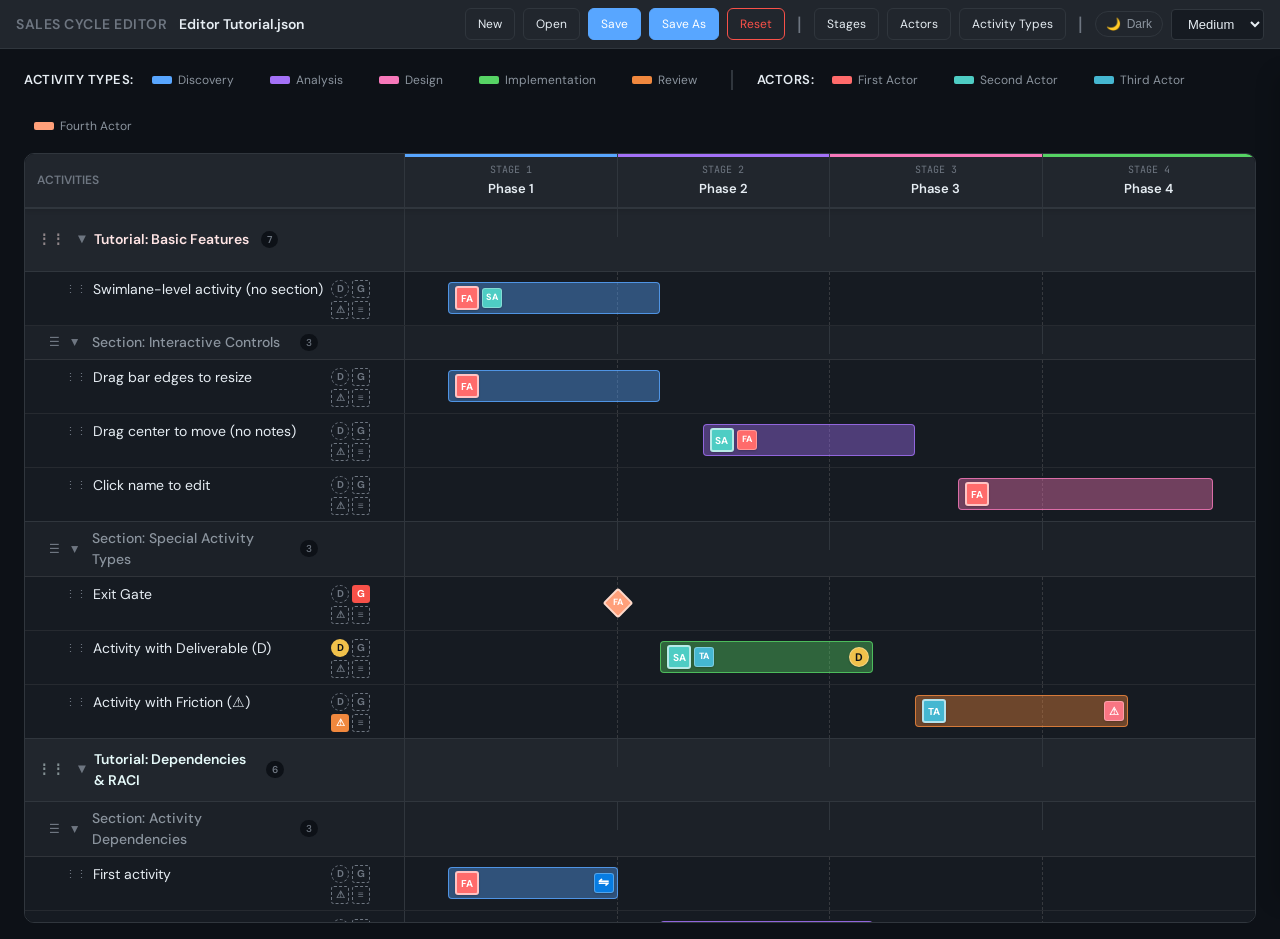
<file: index.html>
<!DOCTYPE html>
<html lang="en">
<head>
    <meta charset="UTF-8">
    <meta name="viewport" content="width=device-width, initial-scale=1.0">
    <title>Sales Cycle Interactive Editor</title>
    <link href="https://fonts.googleapis.com/css2?family=DM+Sans:wght@400;500;600;700&family=JetBrains+Mono:wght@400;500&display=swap" rel="stylesheet">
    <link rel="stylesheet" href="css/styles.css">
</head>
<body>
    <div class="top-header" style="background: var(--bg-card); border-bottom: 1px solid var(--border); padding: 8px 16px; display: flex; justify-content: space-between; align-items: center; gap: 12px;">
        <div style="display: flex; align-items: center; gap: 12px;">
            <h1 style="margin: 0; font-size: 14px; color: var(--text-muted); font-weight: 600; text-transform: uppercase; letter-spacing: 0.5px;">Sales Cycle Editor</h1>
            <div style="font-size: 14px; color: var(--text-primary); font-weight: 600;"><span id="project-filename">Editor Tutorial.json</span></div>
            <span id="unsaved-indicator" style="color: #ff6b6b; font-weight: 500; display: none; font-size: 14px;">●</span>
        </div>
        <div style="display: flex; gap: 8px; align-items: center; flex-wrap: wrap;">
            <!-- File Management -->
            <button class="btn" onclick="createNew()">New</button>
            <button class="btn" onclick="document.getElementById('file-input').click()">Open</button>
            <button class="btn primary" onclick="saveToLocalStorage()">Save</button>
            <button class="btn primary" onclick="exportJSON()">Save As</button>
            <button class="btn danger" onclick="resetToDefault()">Reset</button>
            <input type="file" id="file-input" class="file-input" accept=".json" onchange="importJSON(event)">

            <span class="toolbar-separator">|</span>

            <!-- Data Management -->
            <button class="btn" onclick="openStagesModal()">Stages</button>
            <button class="btn" onclick="openActorsModal()">Actors</button>
            <button class="btn" onclick="openActivityTypesModal()">Activity Types</button>

            <span class="toolbar-separator">|</span>

            <!-- Theming -->
            <button class="theme-toggle" onclick="toggleTheme()">
                <span id="theme-icon">🌙</span>
                <span id="theme-label">Dark</span>
            </button>
            <select id="text-size-selector" onchange="changeTextSize()" style="padding: 6px 12px; border: 1px solid var(--border); border-radius: 4px; background: var(--bg-secondary); color: var(--text-primary); font-size: 13px; font-weight: 500; cursor: pointer;">
                <option value="12">Small</option>
                <option value="14" selected>Medium</option>
                <option value="16">Large</option>
                <option value="18">X-Large</option>
            </select>
        </div>
    </div>
    
    <div class="container">
        <div class="legend" id="legend"></div>
        <div class="chart-resize-container">
            <div class="gantt-wrapper">
                <div class="gantt-inner" id="gantt-inner">
                    <div class="stage-headers" id="stage-headers"></div>
                    <div id="gantt-content"></div>
                </div>
            </div>
        </div>
    </div>

    <!-- Stage Viewer -->
    <div class="stage-viewer" id="stage-viewer" style="display: none;">
        <div class="stage-viewer-header">
            <div class="stage-selector">
                <label>Filter by Stage:</label>
                <select id="stage-viewer-selector" onchange="updateStageView()">
                    <!-- Will be populated dynamically -->
                </select>
            </div>
            <button class="btn" onclick="toggleStageViewer()">Close Viewer</button>
        </div>

        <div class="stage-viewer-gantt">
            <div class="gantt-wrapper">
                <div class="gantt-inner" id="stage-viewer-gantt-inner">
                    <div class="stage-headers" id="stage-viewer-stage-headers"></div>
                    <div id="stage-viewer-gantt-content"></div>
                </div>
            </div>
        </div>
    </div>

    <div class="tooltip" id="tooltip"></div>
    
    <!-- Activity Modal -->
    <div class="modal-overlay" id="activity-modal">
        <div class="modal">
            <h2 id="modal-title">Add Activity</h2>
            <div class="form-group">
                <label>Activity Name</label>
                <input type="text" id="activity-name" placeholder="Enter activity name">
            </div>
            <div class="form-group">
                <label>Properties</label>
                <div class="checkbox-group">
                    <label class="checkbox-item"><input type="checkbox" id="activity-gate" onchange="toggleGateNote()"><span>Exit Gate</span></label>
                    <label class="checkbox-item"><input type="checkbox" id="activity-deliverable"><span>Deliverable</span></label>
                    <label class="checkbox-item"><input type="checkbox" id="activity-shared" onchange="toggleSharedWith()"><span>Shared</span></label>
                </div>
                <div class="gate-note" id="gate-note" style="display:none;">Exit gates snap to stage boundaries when moved.</div>
                <div class="shared-with-section hidden" id="shared-with-section">
                    <label style="margin-bottom:8px;display:block;">Shared With</label>
                    <div class="checkbox-group" id="shared-with-checkboxes"></div>
                </div>
            </div>
            <div class="form-group">
                <label>Predecessors (must complete before this starts)</label>
                <div class="searchable-select">
                    <input type="text" id="activity-predecessor-search" placeholder="Search activities..." oninput="filterPredecessorList()" onfocus="showPredecessorDropdown()">
                    <div class="searchable-dropdown" id="predecessor-dropdown"></div>
                </div>
                <div class="selected-items" id="selected-predecessors"></div>
            </div>
            <div class="form-group">
                <label>Successors (this activity must complete before selected starts)</label>
                <div class="searchable-select">
                    <input type="text" id="activity-successor-search" placeholder="Search activities..." oninput="filterSuccessorList()" onfocus="showSuccessorDropdown()">
                    <div class="searchable-dropdown" id="successor-dropdown"></div>
                </div>
                <div class="selected-items" id="selected-successors"></div>
            </div>
            <div class="form-section">
                <div class="form-section-title friction">⚠ Friction Points</div>
                <div class="form-group" style="margin-bottom:10px;">
                    <label>Known Friction</label>
                    <textarea id="activity-friction" placeholder="Describe friction points..."></textarea>
                </div>
                <div class="form-group" style="margin-bottom:0;">
                    <label>Resolution Path</label>
                    <textarea id="activity-resolution" placeholder="How to resolve..."></textarea>
                </div>
            </div>
            <div class="form-section">
                <div class="form-section-title deliverable">📄 Deliverable Details</div>
                <div class="form-group" style="margin-bottom:0;">
                    <label>Description</label>
                    <textarea id="activity-deliverable-details" placeholder="Describe the deliverable..."></textarea>
                </div>
            </div>
            <div class="form-section">
                <div class="form-section-title notes">📝 Additional Notes</div>
                <div class="form-group" style="margin-bottom:0;">
                    <label>Notes & Details</label>
                    <textarea id="activity-notes" placeholder="Capture additional details, context, instructions, or any other relevant information..."></textarea>
                </div>
            </div>
            <div class="modal-actions">
                <button class="btn" onclick="closeActivityModal()">Cancel</button>
                <button class="btn primary" id="modal-confirm-btn" onclick="confirmActivity()">Add</button>
            </div>
        </div>
    </div>
    
    <!-- Section Modal -->
    <div class="modal-overlay" id="section-modal">
        <div class="modal small">
            <h2 id="section-modal-title">Add Section</h2>
            <div class="form-group">
                <label>Section Name</label>
                <input type="text" id="section-name" placeholder="Enter section name">
            </div>
            <div class="modal-actions">
                <button class="btn" onclick="closeSectionModal()">Cancel</button>
                <button class="btn primary" onclick="confirmSection()">Save</button>
            </div>
        </div>
    </div>
    
    <!-- Stages Modal -->
    <div class="modal-overlay" id="stages-modal">
        <div class="modal">
            <h2>Manage Stages</h2>
            <div id="stages-list"></div>
            <div style="margin-top:14px;">
                <button class="btn primary" onclick="addStage()">+ Add Stage</button>
            </div>
            <div class="modal-actions">
                <button class="btn" onclick="closeStagesModal()">Close</button>
            </div>
        </div>
    </div>
    
    <!-- Stage Edit Modal -->
    <div class="modal-overlay" id="stage-edit-modal">
        <div class="modal small">
            <h2 id="stage-edit-title">Edit Stage</h2>
            <div class="form-group">
                <label>Stage Number</label>
                <input type="text" id="stage-edit-num" placeholder="0, 1, 2, etc.">
            </div>
            <div class="form-group">
                <label>Stage Name</label>
                <input type="text" id="stage-edit-name" placeholder="Stage name">
            </div>
            <div class="form-group">
                <label>Color</label>
                <div style="display: flex; gap: 12px; align-items: center;">
                    <input type="color" id="stage-color-input" style="width: 80px; height: 40px; border: 1px solid var(--border); border-radius: 4px; cursor: pointer;">
                    <div class="color-picker" id="stage-color-picker"></div>
                </div>
            </div>
            <div class="modal-actions">
                <button class="btn" onclick="closeStageEditModal()">Cancel</button>
                <button class="btn primary" onclick="confirmStageEdit()">Save</button>
            </div>
        </div>
    </div>

    <!-- Actors Modal -->
    <div class="modal-overlay" id="actors-modal">
        <div class="modal">
            <h2>Manage Actors</h2>
            <div id="actors-list"></div>
            <div style="margin-top:14px;">
                <button class="btn primary" onclick="addActor()">+ Add Actor</button>
            </div>
            <div class="modal-actions">
                <button class="btn" onclick="closeActorsModal()">Close</button>
            </div>
        </div>
    </div>

    <!-- Actor Edit Modal -->
    <div class="modal-overlay" id="actor-edit-modal">
        <div class="modal small">
            <h2 id="actor-edit-title">Edit Actor</h2>
            <div class="form-group">
                <label>Actor Name</label>
                <input type="text" id="actor-edit-name" placeholder="e.g., Account Executive">
            </div>
            <div class="form-group">
                <label>Color (bright colors for visibility)</label>
                <div style="display: flex; gap: 12px; align-items: center;">
                    <input type="color" id="actor-color-input" style="width: 80px; height: 40px; border: 1px solid var(--border); border-radius: 4px; cursor: pointer;">
                    <div class="color-picker" id="actor-color-picker"></div>
                </div>
            </div>
            <div class="modal-actions">
                <button class="btn" onclick="closeActorEditModal()">Cancel</button>
                <button class="btn primary" onclick="confirmActorEdit()">Save</button>
            </div>
        </div>
    </div>

    <!-- Activity Types Modal -->
    <div class="modal-overlay" id="activity-types-modal">
        <div class="modal">
            <h2>Manage Activity Types</h2>
            <div id="activity-types-list"></div>
            <div style="margin-top:14px;">
                <button class="btn primary" onclick="addActivityType()">+ Add Activity Type</button>
            </div>
            <div class="modal-actions">
                <button class="btn" onclick="closeActivityTypesModal()">Close</button>
            </div>
        </div>
    </div>

    <!-- Activity Type Edit Modal -->
    <div class="modal-overlay" id="activity-type-edit-modal">
        <div class="modal small">
            <h2 id="activity-type-edit-title">Edit Activity Type</h2>
            <div class="form-group">
                <label>Type Name</label>
                <input type="text" id="activity-type-edit-name" placeholder="e.g., Discovery, Analysis, Design">
            </div>
            <div class="form-group">
                <label>Color</label>
                <div style="display: flex; gap: 12px; align-items: center;">
                    <input type="color" id="activity-type-color-input" style="width: 80px; height: 40px; border: 1px solid var(--border); border-radius: 4px; cursor: pointer;">
                    <div class="color-picker" id="activity-type-color-picker"></div>
                </div>
            </div>
            <div class="modal-actions">
                <button class="btn" onclick="closeActivityTypeEditModal()">Cancel</button>
                <button class="btn primary" onclick="confirmActivityTypeEdit()">Save</button>
            </div>
        </div>
    </div>

    <!-- Slide Panel -->
    <div class="slide-panel" id="slide-panel">
        <div class="slide-panel-resize" id="slide-panel-resize"></div>
        <div class="slide-panel-header">
            <h3 id="slide-panel-title">Edit Activity</h3>
            <button class="slide-panel-close" onclick="closeSlidePanel()">&times;</button>
        </div>
        <div class="slide-panel-body">
            <div class="form-section">
                <div class="form-section-title basic-info" onclick="toggleFormSection(this)">
                    <span>📋 Basic Info</span>
                    <span class="section-collapse">▸</span>
                </div>
                <div class="form-section-content">
                    <div class="form-group">
                        <label>Activity Name</label>
                        <input type="text" id="slide-name">
                    </div>
                    <div class="form-group" id="slide-activity-type-section">
                        <label>Activity Type</label>
                        <select id="slide-activity-type" onchange="onSlideActivityTypeChange()">
                            <option value="">None (White bar)</option>
                        </select>
                    </div>
                    <div class="form-group">
                        <label>Additional Notes</label>
                        <textarea id="slide-notes" placeholder="Any additional context or information..."></textarea>
                    </div>
                    <div class="form-group">
                        <label>Properties</label>
                        <div class="activity-badges" style="display: grid; grid-template-columns: repeat(2, 40px); gap: 6px; margin-top: 8px;">
                            <div class="badge deliverable" id="slide-deliverable-badge" onclick="toggleSlideDeliverable()" title="Deliverable" style="width: 40px; height: 40px; font-size: 16px; cursor: pointer;">D</div>
                            <div class="badge gate" id="slide-gate-badge" onclick="toggleSlideGate()" title="Exit Gate" style="width: 40px; height: 40px; font-size: 16px; cursor: pointer;">G</div>
                        </div>
                    </div>
                    <div class="form-group" id="slide-deliverable-details-section" style="display:none;">
                        <label>Deliverable Details</label>
                        <textarea id="slide-deliverable-details" placeholder="What is produced by this activity..."></textarea>
                    </div>
                </div>
            </div>
            <div class="form-section">
                <div class="form-section-title checklist" onclick="toggleFormSection(this)">
                    <span id="checklist-section-title">✓ Checklist</span>
                    <span class="section-collapse">▸</span>
                </div>
                <div class="form-section-content">
                    <div style="margin-bottom: 12px; color: var(--text-muted); font-size: 13px;">
                        <span id="checklist-description">Add items that need to be checked during or at the end of this activity</span>
                    </div>
                    <div id="slide-checklist-items" style="display: flex; flex-direction: column; gap: 8px; margin-bottom: 12px;"></div>
                    <button class="btn" onclick="addChecklistItem()" style="width: 100%;">+ Add Item</button>
                </div>
            </div>
            <div class="form-section" id="slide-stage-notes-section" style="display:none;">
                <div class="form-section-title stage-notes" onclick="toggleFormSection(this)">
                    <span>🔖 Stage-Specific Notes</span>
                    <span class="section-collapse">▸</span>
                </div>
                <div class="form-section-content">
                    <div style="margin-bottom: 12px; color: var(--text-muted); font-size: 13px;">
                        Add context specific to each stage this activity spans
                    </div>
                    <div id="slide-stage-notes-list"></div>
                </div>
            </div>
            <div class="form-section" id="slide-raci-section">
                <div class="form-section-title raci" onclick="toggleFormSection(this)">
                    <span>👥 RACI - Responsibility Assignment</span>
                    <span class="section-collapse">▸</span>
                </div>
                <div class="form-section-content">
                    <div class="form-group">
                        <label>Accountable (exactly one required)</label>
                        <select id="slide-accountable" onchange="onSlideAccountableChange()" style="width:100%;padding:8px;border:1px solid var(--border);border-radius:4px;background:var(--input-bg);color:var(--text);">
                            <option value="">Select accountable actor...</option>
                        </select>
                    </div>
                    <div class="form-group">
                        <label>Responsible (can be multiple)</label>
                        <div id="slide-responsible-list" style="display:flex;flex-wrap:wrap;gap:8px;margin-bottom:8px;"></div>
                        <select id="slide-responsible" onchange="onSlideResponsibleChange()" style="width:100%;padding:8px;border:1px solid var(--border);border-radius:4px;background:var(--input-bg);color:var(--text);">
                            <option value="">Add responsible actor...</option>
                        </select>
                    </div>
                    <div class="form-group">
                        <label>Consulted (can be multiple)</label>
                        <div id="slide-consulted-list" style="display:flex;flex-wrap:wrap;gap:8px;margin-bottom:8px;"></div>
                        <select id="slide-consulted" onchange="onSlideConsultedChange()" style="width:100%;padding:8px;border:1px solid var(--border);border-radius:4px;background:var(--input-bg);color:var(--text);">
                            <option value="">Add consulted actor...</option>
                        </select>
                    </div>
                    <div class="form-group">
                        <label>Informed (can be multiple)</label>
                        <div id="slide-informed-list" style="display:flex;flex-wrap:wrap;gap:8px;margin-bottom:8px;"></div>
                        <select id="slide-informed" onchange="onSlideInformedChange()" style="width:100%;padding:8px;border:1px solid var(--border);border-radius:4px;background:var(--input-bg);color:var(--text);">
                            <option value="">Add informed actor...</option>
                        </select>
                    </div>
                </div>
            </div>
            <div class="form-section" id="slide-gate-owner-section" style="display:none;">
                <div class="form-section-title gate-owner" onclick="toggleFormSection(this)">
                    <span>🚪 Gate Owner</span>
                    <span class="section-collapse">▸</span>
                </div>
                <div class="form-section-content">
                    <div class="form-group">
                        <label>Owner (who approves this gate)</label>
                        <select id="slide-gate-owner" onchange="onSlideGateOwnerChange()" style="width:100%;padding:8px;border:1px solid var(--border);border-radius:4px;background:var(--input-bg);color:var(--text);">
                            <option value="">Select gate owner...</option>
                        </select>
                    </div>
                </div>
            </div>
            <div class="form-section">
                <div class="form-section-title dependencies" onclick="toggleFormSection(this)">
                    <span>🔗 Dependencies</span>
                    <span class="section-collapse">▸</span>
                </div>
                <div class="form-section-content">
                    <div class="form-group">
                        <label>Predecessors</label>
                        <div class="searchable-select">
                            <input type="text" id="slide-pred-search" placeholder="Search activities..." oninput="filterSlidePredecessorList()" onfocus="showSlidePredecessorDropdown()">
                            <div class="searchable-dropdown" id="slide-pred-dropdown"></div>
                        </div>
                        <div class="selected-items" id="slide-selected-preds"></div>
                    </div>
                    <div class="form-group">
                        <label>Successors</label>
                        <div class="searchable-select">
                            <input type="text" id="slide-succ-search" placeholder="Search activities..." oninput="filterSlideSuccessorList()" onfocus="showSlideSuccessorDropdown()">
                            <div class="searchable-dropdown" id="slide-succ-dropdown"></div>
                        </div>
                        <div class="selected-items" id="slide-selected-succs"></div>
                    </div>
                </div>
            </div>
            <div class="form-section">
                <div class="form-section-title friction" onclick="toggleFormSection(this)">
                    <span>⚠ Friction & Resolution</span>
                    <span class="section-collapse">▸</span>
                </div>
                <div class="form-section-content">
                    <div class="form-group">
                        <label>Friction Point</label>
                        <textarea id="slide-friction" placeholder="Known challenges or blockers..."></textarea>
                    </div>
                    <div class="form-group">
                        <label>Resolution Path</label>
                        <textarea id="slide-resolution" placeholder="How to address the friction..."></textarea>
                    </div>
                </div>
            </div>
        </div>
        <div class="slide-panel-footer">
            <button class="btn danger" id="slide-delete-btn">Delete</button>
            <button class="btn primary" onclick="saveSlidePanel()">Save & Close</button>
        </div>
    </div>
    
    <!-- Swimlane Modal -->
    <div class="modal-overlay" id="swimlane-modal">
        <div class="modal small">
            <h2 id="swimlane-modal-title">Add Swimlane</h2>
            <div class="form-group">
                <label>Swimlane Name</label>
                <input type="text" id="swimlane-name" placeholder="e.g., ACCOUNT EXECUTIVE">
            </div>
            <div class="form-group">
                <label>Color (pastel colors recommended)</label>
                <div style="display: flex; gap: 12px; align-items: center;">
                    <input type="color" id="swimlane-color-input" style="width: 80px; height: 40px; border: 1px solid var(--border); border-radius: 4px; cursor: pointer;">
                    <div class="color-picker" id="swimlane-color-picker"></div>
                </div>
            </div>
            <div class="modal-actions">
                <button class="btn" onclick="closeSwimlaneModal()">Cancel</button>
                <button class="btn primary" onclick="confirmSwimlane()">Save</button>
            </div>
        </div>
    </div>

    <script src="js/data.js"></script>
    <script src="js/app.js"></script>
</body>
</html>
</file>
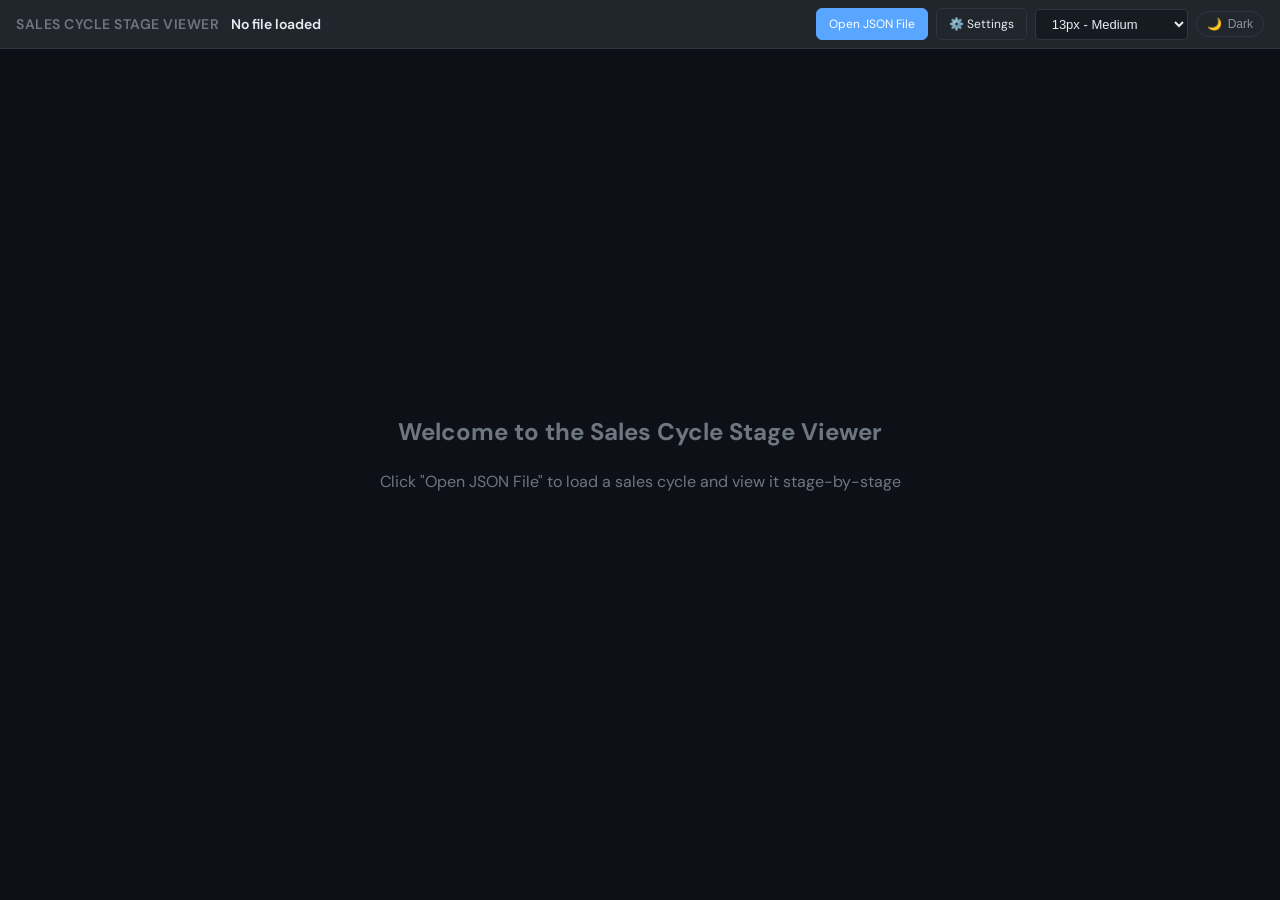
<file: viewer.html>
<!DOCTYPE html>
<html lang="en">
<head>
    <meta charset="UTF-8">
    <meta name="viewport" content="width=device-width, initial-scale=1.0">
    <title>Sales Cycle Stage Viewer</title>
    <link href="https://fonts.googleapis.com/css2?family=DM+Sans:wght@400;500;600;700&family=JetBrains+Mono:wght@400;500&display=swap" rel="stylesheet">
    <link rel="stylesheet" href="css/styles.css">
    <style>
        /* Viewer-specific styles */
        .viewer-header {
            background: var(--bg-card);
            border-bottom: 1px solid var(--border);
            padding: 8px 16px;
            display: flex;
            justify-content: space-between;
            align-items: center;
            gap: 12px;
        }

        .viewer-title {
            display: flex;
            align-items: center;
            gap: 12px;
        }

        .viewer-title h1 {
            margin: 0;
            font-size: 14px;
            color: var(--text-muted);
            font-weight: 600;
            text-transform: uppercase;
            letter-spacing: 0.5px;
        }

        .viewer-title .project-name {
            font-size: 14px;
            color: var(--text-primary);
            font-weight: 600;
        }

        .stage-tabs {
            display: flex;
            gap: 8px;
            flex-wrap: wrap;
        }

        .stage-tab {
            padding: 10px 20px;
            border: 1px solid var(--border);
            border-radius: 6px;
            background: var(--bg-secondary);
            color: var(--text-muted);
            cursor: pointer;
            transition: all 0.2s;
            font-weight: 500;
            font-size: 14px;
            opacity: 0.6;
        }

        .stage-tab:hover {
            background: var(--bg-card);
            border-color: var(--text-muted);
            opacity: 0.8;
        }

        .stage-tab.active {
            background: var(--bg-card);
            color: var(--text-primary);
            border: 2px solid currentColor;
            font-weight: 700;
            opacity: 1;
        }

        .kanban-board {
            display: flex;
            gap: 20px;
            padding: 24px;
            overflow-x: auto;
            height: calc(100vh - 90px);
        }

        .kanban-column {
            flex: 1 1 0;
            min-width: 280px;
            max-width: none;
            background: var(--bg-secondary);
            border-radius: 8px;
            display: flex;
            flex-direction: column;
            position: relative;
        }

        .column-resize-handle {
            position: absolute;
            top: 0;
            right: -6px;
            width: 12px;
            height: 100%;
            cursor: col-resize;
            z-index: 10;
            display: flex;
            align-items: center;
            justify-content: center;
        }

        .column-resize-handle::after {
            content: '';
            width: 2px;
            height: 40px;
            background: var(--border);
            border-radius: 2px;
            transition: background 0.2s;
        }

        .column-resize-handle:hover::after {
            background: var(--text-muted);
        }

        .kanban-column-header {
            padding: 20px 16px;
            border-bottom: 3px solid;
            background: var(--bg-primary);
            border-radius: 8px 8px 0 0;
            position: sticky;
            top: 0;
            z-index: 5;
        }

        .kanban-column-title {
            font-size: 18px;
            font-weight: 700;
            margin: 0 0 8px 0;
            text-transform: uppercase;
            letter-spacing: 0.5px;
        }

        .kanban-column-count {
            font-weight: 500;
            opacity: 0.8;
        }

        .kanban-cards {
            flex: 1;
            overflow-y: auto;
            padding: 12px;
            display: flex;
            flex-direction: column;
            gap: 12px;
        }

        .activity-card {
            background: var(--bg-card);
            border: 2px solid var(--border);
            border-radius: 8px;
            padding: 14px;
            display: flex;
            flex-direction: column;
            gap: 10px;
            box-shadow: 0 2px 8px rgba(0, 0, 0, 0.2);
        }

        .activity-card:hover {
            border-color: var(--text-muted);
            box-shadow: 0 4px 12px rgba(0, 0, 0, 0.3);
        }

        .card-header {
            display: flex;
            align-items: flex-start;
            justify-content: space-between;
            gap: 12px;
        }

        .card-header-left {
            display: flex;
            align-items: flex-start;
            gap: 8px;
            flex: 1;
            min-width: 0;
        }

        .card-header-right {
            display: flex;
            align-items: center;
            gap: 8px;
            flex-shrink: 0;
        }

        .card-type-badge {
            padding: 4px 10px;
            border-radius: 4px;
            font-size: 11px;
            font-weight: 600;
            letter-spacing: 0.3px;
            white-space: nowrap;
        }

        .card-gate-owner {
            display: flex;
            align-items: center;
            gap: 4px;
        }

        .gate-owner-box {
            width: 24px;
            height: 24px;
            border-radius: 4px;
            display: flex;
            align-items: center;
            justify-content: center;
            font-size: 10px;
            font-weight: 700;
            color: white;
        }

        .gate-owner-label {
            font-size: 10px;
            font-weight: 700;
            color: var(--text-muted);
            letter-spacing: 0.5px;
        }

        .card-type-indicator {
            width: 4px;
            min-height: 100%;
            border-radius: 2px;
            align-self: stretch;
        }

        .card-title-section {
            flex: 1;
            min-width: 0;
        }

        .card-title {
            font-weight: 600;
            margin: 0 0 6px 0;
            line-height: 1.3;
            color: white !important;
        }

        html.light .card-title {
            color: black !important;
        }

        .card-badges {
            display: flex;
            gap: 6px;
            flex-wrap: wrap;
        }

        .card-badge {
            padding: 3px 8px;
            border-radius: 4px;
            font-size: 11px;
            font-weight: 600;
            text-transform: uppercase;
            letter-spacing: 0.3px;
        }

        .card-badge.type {
            background: transparent;
            border: 1px solid;
        }

        .card-badge.deliverable {
            background: rgba(121, 192, 255, 0.2);
            color: #79c0ff;
        }

        .card-badge.gate {
            background: rgba(248, 81, 73, 0.2);
            color: #f85149;
        }

        /* RACI Matrix */
        .raci-matrix {
            display: grid;
            grid-template-columns: repeat(2, 1fr);
            gap: 4px;
            flex-shrink: 0;
            min-width: 80px;
        }

        .raci-matrix-item {
            display: flex;
            align-items: center;
            gap: 4px;
            padding: 3px 4px;
            background: var(--bg-secondary);
            border-radius: 4px;
        }

        .raci-actor-box {
            width: 24px;
            height: 24px;
            border-radius: 4px;
            display: flex;
            align-items: center;
            justify-content: center;
            font-size: 10px;
            font-weight: 700;
            color: white;
            flex-shrink: 0;
        }

        .raci-role-label {
            font-size: 10px;
            font-weight: 700;
            color: var(--text-muted);
            letter-spacing: 0.5px;
        }

        /* Info rows */
        .card-info-row {
            display: flex;
            align-items: center;
            gap: 8px;
            padding: 8px 10px;
            background: var(--bg-secondary);
            border-radius: 6px;
        }

        .info-icon {
            font-size: 16px;
        }

        .info-label {
            color: var(--text-muted);
            font-weight: 500;
        }

        .info-value {
            color: var(--text-primary);
            font-weight: 500;
        }

        /* Stage notes */
        .card-stage-notes {
            background: var(--bg-secondary);
            padding: 10px 12px;
            border-radius: 6px;
            border-left: 4px solid white;
        }

        html.light .card-stage-notes {
            border-left-color: black;
        }

        .stage-notes-header {
            font-size: 12px;
            font-weight: 700;
            margin-bottom: 6px;
            letter-spacing: 0.3px;
        }

        /* General notes */
        .card-general-notes {
            background: var(--bg-secondary);
            padding: 10px 12px;
            border-radius: 6px;
            font-style: italic;
        }

        .card-notes-text {
            color: white;
            line-height: 1.5;
            margin: 0;
        }

        html.light .card-notes-text {
            color: black;
        }

        /* Settings Modal specific styles */
        #settings-modal .modal {
            width: 480px;
        }

        #settings-modal .checkbox-item {
            padding: 8px;
            border-radius: 6px;
            transition: background 0.2s;
        }

        #settings-modal .checkbox-item:hover {
            background: var(--bg-card);
        }

        #settings-modal .checkbox-item span {
            font-size: 14px;
            color: var(--text-primary);
        }

        /* Deliverable section */
        .card-section {
            padding: 10px 12px;
            background: var(--bg-secondary);
            border-radius: 6px;
            border-left: 3px solid #79c0ff;
        }

        .card-section-title {
            font-size: 12px;
            font-weight: 700;
            color: #79c0ff;
            margin-bottom: 6px;
            letter-spacing: 0.3px;
        }

        /* Friction section */
        .card-section.friction {
            border-left-color: #f85149;
        }

        .card-section.friction .card-section-title {
            color: #f85149;
        }

        /* Gate owner section */
        .card-section.gate-owner {
            border-left-color: #f85149;
        }

        .card-section.gate-owner .card-section-title {
            color: #f85149;
        }

        /* Swimlane indicator */
        .card-swimlane-indicator {
            display: flex;
            align-items: center;
            gap: 8px;
            padding: 8px 12px;
            background: var(--bg-secondary);
            border-radius: 6px;
            border-left: 3px solid;
            font-size: 13px;
        }

        .swimlane-label {
            color: var(--text-muted);
            font-weight: 500;
        }

        .swimlane-name {
            font-weight: 600;
        }

        /* Gates column styling */
        .gates-column {
            border: 2px solid rgba(248, 81, 73, 0.3);
        }

        .empty-column {
            display: flex;
            align-items: center;
            justify-content: center;
            height: 200px;
            color: var(--text-muted);
            font-style: italic;
            text-align: center;
            padding: 20px;
        }

        .file-input-container {
            display: flex;
            gap: 8px;
            align-items: center;
        }

        .font-size-selector {
            padding: 6px 12px;
            border: 1px solid var(--border);
            border-radius: 4px;
            background: var(--bg-secondary);
            color: var(--text-primary);
            font-size: 13px;
            font-weight: 500;
            cursor: pointer;
            transition: all 0.2s;
        }

        .font-size-selector:hover {
            background: var(--bg-card);
            border-color: var(--text-muted);
        }

        /* Base font size system */
        :root {
            --base-font-size: 13px;
        }

        body {
            --base-font-size: 13px;
        }

        /* Card text elements - all scale based on base font size */
        .card-title {
            font-size: calc(var(--base-font-size) + 2px);
        }

        .card-badge {
            font-size: calc(var(--base-font-size) - 2px);
        }

        .card-notes-text {
            font-size: var(--base-font-size);
        }

        .card-info-row {
            font-size: var(--base-font-size);
        }

        .info-label, .info-value {
            font-size: var(--base-font-size);
        }

        .card-type-badge {
            font-size: calc(var(--base-font-size) - 2px);
        }

        .card-section-title {
            font-size: calc(var(--base-font-size) - 1px);
        }

        .stage-notes-header {
            font-size: calc(var(--base-font-size) - 1px);
        }

        .card-gate-owner .gate-owner-label {
            font-size: calc(var(--base-font-size) - 3px);
        }

        .gate-owner-box {
            font-size: calc(var(--base-font-size) - 3px);
        }

        .swimlane-label, .swimlane-name {
            font-size: var(--base-font-size);
        }

        .info-icon {
            font-size: calc(var(--base-font-size) + 3px);
        }

        .raci-actor-box {
            font-size: calc(var(--base-font-size) - 3px);
        }

        .raci-role-label {
            font-size: calc(var(--base-font-size) - 3px);
        }

        .kanban-column-title {
            font-size: calc(var(--base-font-size) + 5px);
        }

        .kanban-column-count {
            font-size: var(--base-font-size);
        }

        /* Checklist items */
        .card-section.checklist ul li {
            font-size: var(--base-font-size);
        }

        .stage-tab {
            font-size: calc(var(--base-font-size) + 1px);
        }

        .card-swimlane-indicator {
            font-size: var(--base-font-size);
        }

        .no-data-message {
            display: flex;
            flex-direction: column;
            align-items: center;
            justify-content: center;
            height: calc(100vh - 90px);
            gap: 20px;
            color: var(--text-muted);
        }

        .no-data-message h2 {
            margin: 0;
            font-size: 24px;
        }

        .no-data-message p {
            margin: 0;
            font-size: 16px;
        }

        /* Legend styles */
        .legend {
            display: flex;
            gap: 16px;
            flex-wrap: wrap;
            align-items: center;
        }

        .legend-header {
            font-size: 13px;
            font-weight: 600;
            color: var(--text-primary);
            text-transform: uppercase;
            letter-spacing: 0.5px;
            margin-right: -8px;
        }

        .legend-item {
            display: flex;
            align-items: center;
            gap: 6px;
            font-size: 12px;
            color: var(--text-secondary);
            padding: 4px 8px;
            border-radius: 4px;
        }

        .legend-separator {
            width: 2px;
            height: 20px;
            background: var(--border);
            margin: 0 8px;
        }

        .legend-bar {
            width: 20px;
            height: 8px;
            border-radius: 2px;
        }

        /* Hide scrollbars while keeping scroll functionality */
        .kanban-board::-webkit-scrollbar,
        .kanban-cards::-webkit-scrollbar {
            display: none;
        }

        .kanban-board,
        .kanban-cards {
            -ms-overflow-style: none;  /* IE and Edge */
            scrollbar-width: none;  /* Firefox */
        }
    </style>
</head>
<body>
    <div class="viewer-header">
        <div class="viewer-title">
            <h1>Sales Cycle Stage Viewer</h1>
            <div class="project-name" id="project-name">No file loaded</div>
        </div>
        <div class="file-input-container">
            <button class="btn primary" onclick="document.getElementById('json-file-input').click()">Open JSON File</button>
            <input type="file" id="json-file-input" accept=".json" style="display: none;" onchange="loadJSONFile(event)">
            <button class="btn" onclick="openSettingsModal()" title="Display Settings">⚙️ Settings</button>
            <select id="font-size-selector" class="font-size-selector" onchange="changeFontSize(this.value)">
                <option value="10">10px - Tiny</option>
                <option value="11">11px - Very Small</option>
                <option value="12">12px - Small</option>
                <option value="13" selected>13px - Medium</option>
                <option value="14">14px - Default</option>
                <option value="15">15px - Large</option>
                <option value="16">16px - Very Large</option>
                <option value="18">18px - Extra Large</option>
                <option value="20">20px - Huge</option>
            </select>
            <button class="theme-toggle" onclick="toggleTheme()">
                <span id="theme-icon">🌙</span>
                <span id="theme-label">Dark</span>
            </button>
        </div>
    </div>

    <div id="legend-container" style="padding: 12px 24px; border-bottom: 1px solid var(--border); display: none;">
        <div id="legend" class="legend"></div>
    </div>

    <div id="stage-tabs-container" style="padding: 20px 32px 0; display: none;">
        <div class="stage-tabs" id="stage-tabs"></div>
    </div>

    <div id="kanban-board" class="kanban-board" style="display: none;"></div>

    <div id="no-data" class="no-data-message">
        <h2>Welcome to the Sales Cycle Stage Viewer</h2>
        <p>Click "Open JSON File" to load a sales cycle and view it stage-by-stage</p>
    </div>

    <!-- Settings Modal -->
    <div class="modal-overlay" id="settings-modal">
        <div class="modal small">
            <h2>Display Settings</h2>
            <div style="margin-bottom: 16px; color: var(--text-muted); font-size: 13px;">
                Choose which sections to show on activity cards
            </div>

            <div class="form-section">
                <div class="form-section-title" style="margin-bottom: 12px; font-size: 14px; font-weight: 600; color: var(--text-primary);">
                    Card Sections
                </div>
                <div style="display: flex; flex-direction: column; gap: 10px;">
                    <label class="checkbox-item">
                        <input type="checkbox" id="show-raci" checked onchange="updateDisplaySettings()">
                        <span>RACI Matrix (Accountable, Responsible, Consulted, Informed)</span>
                    </label>
                    <label class="checkbox-item">
                        <input type="checkbox" id="show-gate-owner" checked onchange="updateDisplaySettings()">
                        <span>Gate Owner (for exit gates)</span>
                    </label>
                    <label class="checkbox-item">
                        <input type="checkbox" id="show-dependencies" checked onchange="updateDisplaySettings()">
                        <span>Dependencies (predecessor activities)</span>
                    </label>
                    <label class="checkbox-item">
                        <input type="checkbox" id="show-stage-notes" checked onchange="updateDisplaySettings()">
                        <span>Stage-Specific Notes</span>
                    </label>
                    <label class="checkbox-item">
                        <input type="checkbox" id="show-checklist" checked onchange="updateDisplaySettings()">
                        <span>Checklist / Exit Criteria</span>
                    </label>
                    <label class="checkbox-item">
                        <input type="checkbox" id="show-deliverable" checked onchange="updateDisplaySettings()">
                        <span>Deliverable Details</span>
                    </label>
                    <label class="checkbox-item">
                        <input type="checkbox" id="show-friction" checked onchange="updateDisplaySettings()">
                        <span>Friction Points</span>
                    </label>
                    <label class="checkbox-item">
                        <input type="checkbox" id="show-general-notes" checked onchange="updateDisplaySettings()">
                        <span>General Notes</span>
                    </label>
                    <label class="checkbox-item">
                        <input type="checkbox" id="show-swimlane" checked onchange="updateDisplaySettings()">
                        <span>Swimlane Indicator (for exit gates)</span>
                    </label>
                </div>
            </div>

            <div class="form-section" style="margin-top: 20px;" id="lane-selection-section">
                <div class="form-section-title" style="margin-bottom: 12px; font-size: 14px; font-weight: 600; color: var(--text-primary);">
                    Visible Lanes
                </div>
                <div style="margin-bottom: 12px; color: var(--text-muted); font-size: 13px;">
                    Choose which swimlanes to display
                </div>
                <div style="display: flex; flex-direction: column; gap: 10px;" id="lane-checkboxes">
                    <!-- Will be populated dynamically -->
                </div>
            </div>

            <div class="modal-actions" style="margin-top: 20px;">
                <button class="btn" onclick="closeSettingsModal()">Close</button>
            </div>
        </div>
    </div>

    <script src="js/viewer.js"></script>
</body>
</html>
</file>
<file: css/styles.css>
:root {
            --bg-primary: #0d1117;
            --bg-secondary: #161b22;
            --bg-card: #21262d;
            --bg-section: #1c2128;
            --border: #30363d;
            --text-primary: #e6edf3;
            --text-secondary: #8b949e;
            --text-muted: #6e7681;
            --chart-text-size: 14px;
            --ae-color: #f0883e;
            --ae-bg: rgba(240, 136, 62, 0.25);
            --ae-border: rgba(240, 136, 62, 0.6);
            --ss-color: #58a6ff;
            --ss-bg: rgba(88, 166, 255, 0.25);
            --ss-border: rgba(88, 166, 255, 0.6);
            --prospect-color: #3fb950;
            --prospect-bg: rgba(63, 185, 80, 0.25);
            --prospect-border: rgba(63, 185, 80, 0.6);
            --shared-color: #a371f7;
            --shared-bg: rgba(163, 113, 247, 0.25);
            --shared-border: rgba(163, 113, 247, 0.6);
            --gate-color: #f85149;
            --deliverable-color: #f0c14b;
            --dependency-color: #077ce2;
            --friction-color: #f97583;
        }
        html.light {
            --bg-primary: #ffffff;
            --bg-secondary: #f6f8fa;
            --bg-card: #ffffff;
            --bg-section: #f0f3f6;
            --border: #d0d7de;
            --text-primary: #1f2328;
            --text-secondary: #656d76;
            --text-muted: #8c959f;
            --ae-color: #d97706;
            --ae-bg: rgba(217, 119, 6, 0.15);
            --ae-border: rgba(217, 119, 6, 0.5);
            --ss-color: #0969da;
            --ss-bg: rgba(9, 105, 218, 0.15);
            --ss-border: rgba(9, 105, 218, 0.5);
            --prospect-color: #1a7f37;
            --prospect-bg: rgba(26, 127, 55, 0.15);
            --prospect-border: rgba(26, 127, 55, 0.5);
            --shared-color: #8250df;
            --shared-bg: rgba(130, 80, 223, 0.15);
            --shared-border: rgba(130, 80, 223, 0.5);
            --gate-color: #cf222e;
            --deliverable-color: #9a6700;
            --dependency-color: #0969da;
            --friction-color: #cf222e;
        }
        * { margin: 0; padding: 0; box-sizing: border-box; }
        body {
            font-family: 'DM Sans', sans-serif;
            background: var(--bg-primary);
            color: var(--text-primary);
            min-height: 100vh;
            line-height: 1.5;
            transition: background 0.3s, color 0.3s;
        }
        .top-header {
            position: sticky;
            top: 0;
            z-index: 100;
            background: var(--bg-primary);
            padding: 16px 24px;
            border-bottom: 1px solid var(--border);
        }
        .header-content {
            max-width: 1900px;
            margin: 0 auto;
            display: flex;
            justify-content: space-between;
            align-items: flex-start;
            flex-wrap: wrap;
            gap: 16px;
        }
        .title-block h1 { font-size: 22px; font-weight: 700; margin-bottom: 2px; }
        .subtitle { color: var(--text-secondary); font-size: 13px; }
        .toolbar { display: flex; gap: 8px; align-items: center; flex-wrap: wrap; }
        .toolbar-separator { color: var(--text-muted); font-size: 20px; margin: 0 4px; user-select: none; }
        .btn {
            padding: 7px 12px;
            border-radius: 6px;
            border: 1px solid var(--border);
            background: var(--bg-card);
            color: var(--text-primary);
            font-size: 12px;
            font-family: inherit;
            cursor: pointer;
            transition: all 0.2s;
            display: flex;
            align-items: center;
            gap: 5px;
        }
        .btn:hover { background: var(--bg-secondary); border-color: var(--text-muted); }
        .btn.primary { background: var(--ss-color); border-color: var(--ss-color); color: white; }
        .btn.primary:hover { opacity: 0.9; }
        .btn.danger { border-color: var(--gate-color); color: var(--gate-color); }
        .btn.danger:hover { background: rgba(248, 81, 73, 0.1); }
        .btn.small { padding: 4px 8px; font-size: 11px; }
        .theme-toggle {
            display: flex;
            align-items: center;
            gap: 6px;
            padding: 5px 10px;
            border-radius: 16px;
            background: var(--bg-card);
            border: 1px solid var(--border);
            cursor: pointer;
            font-size: 12px;
            color: var(--text-secondary);
        }
        .file-input { display: none; }
        .container { max-width: 1900px; margin: 0 auto; padding: 16px 24px; }
        .legend { display: flex; gap: 16px; margin-bottom: 12px; flex-wrap: wrap; align-items: center; }
        .legend-header { font-size: 13px; font-weight: 600; color: var(--text); text-transform: uppercase; letter-spacing: 0.5px; margin-right: -8px; }
        .legend-item { display: flex; align-items: center; gap: 6px; font-size: 12px; color: var(--text-secondary); cursor: pointer; padding: 4px 8px; border-radius: 4px; transition: all 0.2s; border: 2px solid transparent; }
        .legend-item:hover { background: var(--bg-card); }
        .legend-item.active { background: var(--bg-card); border-color: var(--border); color: var(--text); font-weight: 600; }
        .legend-separator { width: 2px; height: 20px; background: var(--border); margin: 0 8px; }
        .legend-bar { width: 20px; height: 8px; border-radius: 2px; }
        .legend-bar.ae { background: var(--ae-color); }
        .legend-bar.ss { background: var(--ss-color); }
        .legend-bar.prospect { background: var(--prospect-color); }
        .legend-bar.shared { background: var(--shared-color); }
        .legend-gate { width: 12px; height: 12px; background: var(--gate-color); transform: rotate(45deg); border-radius: 2px; }
        .legend-icon { width: 16px; height: 16px; display: flex; align-items: center; justify-content: center; font-size: 10px; font-weight: bold; }
        .legend-icon.deliverable { background: var(--deliverable-color); color: var(--bg-primary); border-radius: 50%; }
        .gantt-wrapper { background: var(--bg-secondary); border-radius: 10px; border: 1px solid var(--border); overflow: auto; position: relative; height: calc(100vh - 130px); }
        .gantt-inner { min-width: 1200px; overflow: visible; }
        .stage-headers {
            display: grid;
            border-bottom: 2px solid var(--border);
            background: var(--bg-card);
            position: -webkit-sticky;
            position: sticky;
            top: 0;
            z-index: 1000;
            box-shadow: 0 2px 4px rgba(0,0,0,0.1);
        }
        .header-spacer { padding: 10px 12px; border-right: 1px solid var(--border); display: flex; align-items: center; font-weight: 600; font-size: 12px; color: var(--text-muted); }
        .stage-header { padding: 8px 12px; border-right: 1px solid var(--border); position: relative; text-align: center; min-width: 120px; }
        .stage-header:last-child { border-right: none; }
        .stage-header-content { display: flex; flex-direction: column; align-items: center; gap: 2px; }
        .stage-num { font-family: 'JetBrains Mono', monospace; font-size: 10px; color: var(--text-muted); }
        .stage-name { font-size: 13px; font-weight: 600; }
        .stage-actions { display: flex; gap: 4px; margin-top: 4px; opacity: 0; transition: opacity 0.2s; }
        .stage-header:hover .stage-actions { opacity: 1; }
        .stage-action-btn { width: 18px; height: 18px; border-radius: 3px; border: none; background: transparent; color: var(--text-muted); cursor: pointer; display: flex; align-items: center; justify-content: center; font-size: 10px; }
        .stage-action-btn:hover { background: rgba(128,128,128,0.2); color: var(--text-primary); }
        .stage-action-btn.delete:hover { color: var(--gate-color); }
        .stage-color-bar { position: absolute; top: 0; left: 0; right: 0; height: 3px; }
        .swimlane { border-bottom: 1px solid var(--border); }
        .swimlane:last-child { border-bottom: none; }
        .swimlane.dragging { opacity: 0.4; }
        .swimlane.drag-over { border-top: 3px solid var(--ss-color); }
        .swimlane-header { display: grid; background: var(--bg-card); border-bottom: 1px solid var(--border); }
        .swimlane-label { padding: 8px 12px; font-weight: 600; font-size: var(--chart-text-size); display: flex; align-items: center; gap: 8px; border-right: 1px solid var(--border); }
        .swimlane-label-text { display: flex; align-items: center; gap: 8px; flex: 1; }
        .swimlane-actions { display: flex; gap: 8px; flex-shrink: 0; opacity: 0; transition: opacity 0.2s; }
        .swimlane-label:hover .swimlane-actions { opacity: 1; }
        .swimlane-action-group { display: flex; flex-direction: column; gap: 4px; }
        .swimlane-add-btn { padding: 4px 8px; font-size: 11px; }
        .swimlane-icon-btn { padding: 4px 8px; font-size: 12px; min-width: 28px; }
        .swimlane-label.ae { color: var(--ae-color); }
        .swimlane-label.ss { color: var(--ss-color); }
        .swimlane-label.prospect { color: var(--prospect-color); }
        .swimlane-label.shared { color: var(--shared-color); }
        .swimlane-dot { width: 8px; height: 8px; border-radius: 50%; flex-shrink: 0; }
        .swimlane-dot.ae { background: var(--ae-color); }
        .swimlane-dot.ss { background: var(--ss-color); }
        .swimlane-dot.prospect { background: var(--prospect-color); }
        .swimlane-dot.shared { background: var(--shared-color); }
        .swimlane-collapse { font-size: 14px; color: var(--text-muted); transition: transform 0.2s; transform: rotate(90deg); }
        .swimlane-collapse.collapsed { transform: rotate(0deg); }
        .swimlane-count { font-size: 10px; color: var(--text-muted); background: var(--bg-primary); padding: 1px 6px; border-radius: 10px; margin-left: 4px; }
        .swimlane-content { transition: max-height 0.3s ease-out; overflow: hidden; }
        .swimlane-content.collapsed { max-height: 0 !important; display: none; }
        .column-resize-handle { position: absolute; right: 0; top: 0; bottom: 0; width: 6px; cursor: col-resize; z-index: 10; }
        .column-resize-handle:hover { background: var(--ss-color); opacity: 0.5; }
        .column-resize-handle.resizing { background: var(--ss-color); opacity: 0.8; }
        .add-swimlane-row { padding: 12px 16px; text-align: center; border-top: 1px solid var(--border); }
        .add-btn { padding: 3px 8px; font-size: 11px; border-radius: 4px; border: 1px solid currentColor; background: transparent; color: inherit; cursor: pointer; opacity: 0.7; transition: opacity 0.2s; }
        .add-btn:hover { opacity: 1; }
        .stage-dividers { display: grid; }
        .stage-divider { border-right: 1px solid var(--border); height: 28px; }
        .stage-divider:last-child { border-right: none; }
        .section-group { border-bottom: 1px solid var(--border); }
        .section-group:last-child { border-bottom: none; }
        .section-header { display: grid; background: var(--bg-section); border-bottom: 1px solid rgba(128,128,128,0.2); cursor: pointer; user-select: none; }
        .section-header:hover { background: var(--bg-card); }
        .section-header.dragging { opacity: 0.5; }
        .section-header.drag-over { border-top: 2px solid var(--ss-color); }
        .section-label { padding: 6px 12px 6px 24px; font-weight: 500; font-size: var(--chart-text-size); color: var(--text-secondary); border-right: 1px solid var(--border); display: flex; align-items: center; gap: 8px; }
        .section-collapse { width: 16px; height: 16px; display: flex; align-items: center; justify-content: center; font-size: 14px; color: var(--text-muted); transition: transform 0.2s; transform: rotate(90deg); }
        .section-collapse.collapsed { transform: rotate(0deg); }
        .section-drag-handle { color: var(--text-muted); cursor: grab; font-size: 12px; }
        .section-name { flex: 1; }
        .section-count { font-size: 10px; color: var(--text-muted); background: var(--bg-primary); padding: 1px 6px; border-radius: 10px; }
        .section-actions { display: flex; gap: 3px; opacity: 0; transition: opacity 0.2s; }
        .section-header:hover .section-actions { opacity: 1; }
        .section-action-btn { width: 20px; height: 20px; border-radius: 3px; border: none; background: transparent; color: var(--text-muted); cursor: pointer; display: flex; align-items: center; justify-content: center; font-size: 11px; }
        .section-action-btn:hover { background: rgba(128,128,128,0.2); color: var(--text-primary); }
        .section-action-btn.delete:hover { color: var(--gate-color); }
        .section-chart { display: grid; }
        .section-chart-bg { border-right: 1px solid var(--border); height: 28px; }
        .section-chart-bg:last-child { border-right: none; }
        .activity-rows { overflow: hidden; transition: max-height 0.3s ease-out; }
        .activity-rows.collapsed { max-height: 0 !important; }
        .activity-row { display: grid; border-bottom: 1px solid rgba(128,128,128,0.15); min-height: 44px; }
        .activity-row:last-child { border-bottom: none; }
        .activity-row:hover { background: rgba(128,128,128,0.05); }
        .activity-row.dragging { opacity: 0.5; }
        .activity-row.drag-over { border-top: 2px solid var(--ss-color); }
        
        /* Right Slide Panel */
        .slide-panel-overlay {
            display: none; /* Removed overlay to allow chart interaction */
        }
        
        body.panel-open .gantt-wrapper {
            margin-right: var(--panel-width, 380px);
            transition: margin-right 0.3s ease-out;
        }
        .gantt-wrapper {
            transition: margin-right 0.3s ease-out;
            flex: 1;
            min-width: 0;
        }
        
        
        .chart-resize-container {
            display: flex;
            align-items: flex-start;
        }
        
        .slide-panel {
            position: fixed;
            top: 75px;
            right: 0;
            width: var(--panel-width, 380px);
            height: calc(100vh - 75px);
            background: var(--bg-card);
            box-shadow: -4px 0 20px rgba(0,0,0,0.2);
            z-index: 201;
            transition: transform 0.3s ease-out;
            transform: translateX(100%);
            display: flex;
            flex-direction: column;
            overflow: hidden;
        }
        .slide-panel.open { transform: translateX(0); }
        
        .slide-panel-resize {
            position: absolute;
            left: 0;
            top: 0;
            bottom: 0;
            width: 6px;
            cursor: ew-resize;
            background: transparent;
            z-index: 10;
        }
        .slide-panel-resize:hover,
        .slide-panel-resize.resizing {
            background: var(--ss-color);
            opacity: 0.5;
        }
        
        .slide-panel-header {
            display: flex;
            justify-content: space-between;
            align-items: center;
            padding: 16px 20px;
            border-bottom: 1px solid var(--border);
            background: var(--bg-secondary);
            flex-shrink: 0;
        }
        .slide-panel-header h3 { margin: 0; font-size: 16px; color: var(--text-primary); }
        .slide-panel-close { background: none; border: none; font-size: 24px; cursor: pointer; color: var(--text-muted); padding: 4px 8px; line-height: 1; }
        .slide-panel-close:hover { color: var(--gate-color); }
        
        .slide-panel-body {
            flex: 1;
            overflow-y: auto;
            padding: 20px;
        }
        
        .slide-panel-body .form-group { margin-bottom: 16px; }
        .slide-panel-body .form-group label { font-size: var(--chart-text-size); font-weight: 500; margin-bottom: 6px; display: block; color: var(--text-muted); }
        .slide-panel-body .form-group input[type="text"],
        .slide-panel-body .form-group textarea {
            width: 100%;
            padding: 10px 12px;
            font-size: var(--chart-text-size);
            border: 1px solid var(--border);
            border-radius: 6px;
            background: var(--bg-primary);
            color: var(--text-primary);
            font-family: inherit;
        }
        .slide-panel-body .form-group textarea { min-height: 80px; resize: vertical; }
        .slide-panel-body .form-group input:focus,
        .slide-panel-body .form-group textarea:focus { outline: none; border-color: var(--ss-color); }

        .slide-panel-body .checkbox-group { display: flex; flex-wrap: wrap; gap: 8px; }
        .slide-panel-body .checkbox-item { font-size: var(--chart-text-size); }

        .slide-panel-body .form-section {
            margin-bottom: 20px;
            padding-bottom: 16px;
            border-bottom: 1px solid var(--border);
        }
        .slide-panel-body .form-section:last-child { border-bottom: none; }
        .slide-panel-body .form-section-title {
            font-size: var(--chart-text-size);
            font-weight: 600;
            text-transform: uppercase;
            color: var(--text-muted);
            margin-bottom: 12px;
            letter-spacing: 0.5px;
        }

        .slide-panel-body .selected-items { margin-top: 8px; display: flex; flex-wrap: wrap; gap: 6px; }
        .slide-panel-body .selected-tag { font-size: var(--chart-text-size); padding: 4px 8px; }
        .slide-panel-body .searchable-dropdown { max-height: 200px; }
        
        .slide-panel-footer {
            padding: 16px 20px;
            border-top: 1px solid var(--border);
            background: var(--bg-secondary);
            display: flex;
            justify-content: space-between;
            flex-shrink: 0;
        }
        .activity-label { padding: 6px 10px 6px 40px; font-size: var(--chart-text-size); color: var(--text-primary); border-right: 1px solid var(--border); display: flex; align-items: flex-start; gap: 6px; position: relative; }
        .activity-drag-handle { color: var(--text-muted); cursor: grab; font-size: 11px; margin-top: 3px; }
        .activity-name { flex: 1; font-size: var(--chart-text-size); line-height: 1.4; padding: 2px 0; min-width: 0; word-wrap: break-word; cursor: pointer; }
        .activity-name:hover { color: var(--ss-color); }
        .actor-filter-indicator { position: absolute; left: 0; top: 0; bottom: 0; width: 4px; }
        .activity-badges { display: grid; grid-template-columns: repeat(2, 18px); gap: 3px; flex-shrink: 0; justify-content: flex-end; margin-top: 2px; }
        .badge { width: 18px; height: 18px; border-radius: 3px; display: flex; align-items: center; justify-content: center; font-size: 10px; font-weight: 700; cursor: pointer; transition: transform 0.1s; flex-shrink: 0; }
        .badge:hover { transform: scale(1.15); }
        .badge.gate { background: var(--gate-color); color: white; }
        .badge.gate.inactive { background: transparent; border: 1.5px dashed var(--text-muted); color: var(--text-muted); }
        .badge.deliverable { background: var(--deliverable-color); color: var(--bg-primary); border-radius: 50%; }
        .badge.deliverable.inactive { background: transparent; border: 1.5px dashed var(--text-muted); color: var(--text-muted); }
        .badge.friction { background: #f0883e; color: white; cursor: default; }
        .badge.friction.inactive { background: transparent; border: 1.5px dashed var(--text-muted); color: var(--text-muted); cursor: default; }
        .badge.notes { background: #4ECDC4; color: white; cursor: default; }
        .badge.notes.inactive { background: transparent; border: 1.5px dashed var(--text-muted); color: var(--text-muted); cursor: default; }
        .badge.shared-badge { background: var(--shared-color); color: white; font-size: 8px; width: auto; min-width: 18px; padding: 0 4px; }
        .activity-actions { display: flex; flex-direction: column; gap: 2px; flex-shrink: 0; opacity: 0; transition: opacity 0.2s; }
        .activity-row:hover .activity-actions { opacity: 1; }
        .activity-row.editing { background: var(--bg-card); box-shadow: inset 3px 0 0 var(--ss-color); }
        .activity-row.editing .activity-label::before { content: '▶'; position: absolute; left: 12px; color: var(--ss-color); font-size: 12px; }
        .action-btn { width: 18px; height: 18px; border-radius: 3px; border: none; background: transparent; color: var(--text-muted); cursor: pointer; display: flex; align-items: center; justify-content: center; font-size: 11px; }
        .action-btn:hover { background: rgba(128,128,128,0.2); color: var(--text-primary); }
        .action-btn.delete:hover { color: var(--gate-color); }
        .activity-chart { position: relative; min-height: 44px; }
        .stage-bg { position: absolute; top: 0; bottom: 0; border-right: 1px dashed rgba(128,128,128,0.3); pointer-events: none; }
        .bar { position: absolute; top: 50%; transform: translateY(-50%); height: 32px; border-radius: 4px; display: flex; align-items: center; font-size: 10px; font-weight: 500; cursor: move; transition: box-shadow 0.2s; z-index: 2; user-select: none; padding: 0 6px; overflow: hidden; text-overflow: ellipsis; white-space: nowrap; }
        .bar:hover { box-shadow: 0 4px 12px rgba(0,0,0,0.2); z-index: 10; }
        .bar.dragging { opacity: 0.8; box-shadow: 0 8px 24px rgba(0,0,0,0.3); z-index: 100; }
        .bar.ae { background: var(--ae-bg); border: 1.5px solid var(--ae-border); color: var(--ae-color); }
        .bar.ss { background: var(--ss-bg); border: 1.5px solid var(--ss-border); color: var(--ss-color); }
        .bar.prospect { background: var(--prospect-bg); border: 1.5px solid var(--prospect-border); color: var(--prospect-color); }
        .bar.shared { background: var(--shared-bg); border: 1.5px solid var(--shared-border); color: var(--shared-color); }
        .bar.exit-gate { width: 22px !important; height: 22px; border-radius: 3px; transform: translateY(-50%) rotate(45deg); padding: 0; cursor: move; display: flex; align-items: center; justify-content: center; background: var(--gate-color); border: 2px solid var(--gate-color); color: white; }
        .bar.exit-gate .gate-label { transform: rotate(-45deg); font-size: 9px; font-weight: 700; }
        .bar-indicators { position: absolute; right: 3px; top: 50%; transform: translateY(-50%); display: flex; gap: 3px; }
        .bar.exit-gate .bar-indicators { display: none; }
        .bar-indicator { width: 20px; height: 20px; display: flex; align-items: center; justify-content: center; font-size: 11px; font-weight: 700; border-radius: 3px; border: 1px solid rgba(255,255,255,0.3); box-shadow: 0 1px 2px rgba(0,0,0,0.2); }
        .bar-indicator.deliverable { background: var(--deliverable-color); color: var(--bg-primary); border-radius: 50%; }
        .bar-indicator.dependency { background: var(--dependency-color); color: #ffffff; font-weight: 900; font-size: 13px; }
        .bar-indicator.friction { background: var(--friction-color); color: white; }
        .bar-indicator.notes { background: var(--ss-color); color: white; }

        /* RACI boxes on activity bars */
        .raci-boxes { position: absolute; left: 6px; top: 50%; transform: translateY(-50%); display: flex; gap: 3px; align-items: center; z-index: 3; }
        .raci-box { width: 20px; height: 20px; border-radius: 3px; border: 1px solid rgba(255,255,255,0.3); box-shadow: 0 1px 2px rgba(0,0,0,0.2); display: flex; align-items: center; justify-content: center; font-size: 9px; font-weight: 700; }
        .raci-box.accountable { width: 24px; height: 24px; border-width: 2px; border-color: rgba(255,255,255,0.6); font-size: 10px; }
        .raci-box.responsible { width: 20px; height: 20px; font-size: 9px; }

        .resize-handle { position: absolute; top: 0; bottom: 0; width: 8px; cursor: ew-resize; z-index: 5; }
        .resize-handle.left { left: -4px; }
        .resize-handle.right { right: -4px; }
        .bar.exit-gate .resize-handle { display: none; }
        .bar.highlight-predecessor { box-shadow: 0 0 0 3px var(--dependency-color), 0 0 12px var(--dependency-color) !important; z-index: 15 !important; }
        .bar.highlight-successor { box-shadow: 0 0 0 3px var(--prospect-color), 0 0 12px var(--prospect-color) !important; z-index: 15 !important; }
        .activity-row.highlight-predecessor-row { background: rgba(121, 192, 255, 0.1) !important; }
        .activity-row.highlight-successor-row { background: rgba(63, 185, 80, 0.1) !important; }
        .empty-lane { padding: 16px; text-align: center; color: var(--text-muted); font-size: 12px; font-style: italic; }
        .empty-lane.drag-over { background: var(--ss-bg); border: 2px dashed var(--ss-color); border-radius: 6px; margin: 4px; }
        .tooltip { position: fixed; background: var(--bg-card); border: 2px solid var(--text-muted); border-radius: 6px; padding: 12px; font-size: var(--chart-text-size); max-width: 340px; z-index: 1000; pointer-events: none; opacity: 0; transition: opacity 0.15s; box-shadow: 0 8px 24px rgba(0,0,0,0.5); }
        .tooltip.visible { opacity: 1; }
        .tooltip-title { font-weight: 600; margin-bottom: 8px; color: var(--text-primary); font-size: var(--chart-text-size); line-height: 1.4; }
        .tooltip-row { display: flex; gap: 6px; margin-bottom: 4px; color: var(--text-secondary); font-size: var(--chart-text-size); }
        .tooltip-label { color: var(--text-muted); min-width: 80px; flex-shrink: 0; }
        .tooltip-value { color: var(--text-primary); }
        .tooltip-value.predecessor { color: var(--dependency-color); }
        .tooltip-value.successor { color: var(--prospect-color); }
        .tooltip-section { margin-top: 8px; padding-top: 8px; border-top: 1px solid var(--border); }
        .tooltip-section-title { font-weight: 600; font-size: var(--chart-text-size); color: var(--text-muted); text-transform: uppercase; margin-bottom: 4px; letter-spacing: 0.3px; }
        .tooltip-text { font-size: var(--chart-text-size); color: var(--text-secondary); line-height: 1.4; }
        .tooltip-stage-note { border-left: 4px solid #ffd33d; padding-left: 10px; margin-left: -2px; }
        .tooltip-stage-note .tooltip-section-title { text-transform: none; font-size: calc(var(--chart-text-size) + 1px); letter-spacing: 0; }
        .modal-overlay { position: fixed; top: 0; left: 0; right: 0; bottom: 0; background: rgba(0,0,0,0.6); display: flex; align-items: center; justify-content: center; z-index: 1000; opacity: 0; visibility: hidden; transition: all 0.2s; }
        .modal-overlay.visible { opacity: 1; visibility: visible; }
        .modal { background: var(--bg-secondary); border: 1px solid var(--border); border-radius: 10px; padding: 20px; width: 520px; max-width: 95vw; max-height: 85vh; overflow-y: auto; }
        .modal.small { width: 360px; }
        .modal h2 { font-size: 18px; margin-bottom: 16px; }
        .form-group { margin-bottom: 14px; }
        .form-group label { display: block; font-size: var(--chart-text-size); color: var(--text-secondary); margin-bottom: 6px; font-weight: 500; }
        .form-group input, .form-group select, .form-group textarea { width: 100%; padding: 8px 10px; border-radius: 5px; border: 1px solid var(--border); background: var(--bg-card); color: var(--text-primary); font-size: var(--chart-text-size); font-family: inherit; }
        .form-group textarea { min-height: 70px; resize: vertical; line-height: 1.4; }
        .form-group input:focus, .form-group select:focus, .form-group textarea:focus { outline: none; border-color: var(--ss-color); }
        .form-section { background: var(--bg-card); border: 1px solid var(--border); border-radius: 8px; margin-bottom: 16px; overflow: hidden; }
        .form-section-title {
            font-size: var(--chart-text-size);
            font-weight: 700;
            margin: 0;
            padding: 12px 14px;
            color: white;
            display: flex;
            align-items: center;
            justify-content: space-between;
            gap: 8px;
            text-transform: uppercase;
            letter-spacing: 0.5px;
            cursor: pointer;
            user-select: none;
        }
        .form-section-title .section-collapse {
            font-size: 14px;
            transition: transform 0.2s;
            transform: rotate(90deg);
        }
        .form-section-title.collapsed .section-collapse {
            transform: rotate(0deg);
        }
        .form-section-title.basic-info { background: #52B788; color: white; }
        .form-section-title.stage-notes { background: #ffd33d; color: #1a1a1a; }
        .form-section-title.raci { background: #4ECDC4; color: #1a1a1a; }
        .form-section-title.gate-owner { background: #BB8FCE; color: white; }
        .form-section-title.dependencies { background: #F7DC6F; color: #1a1a1a; }
        .form-section-title.friction { background: #f0883e; color: white; }
        .form-section-content {
            padding: 14px;
            transition: max-height 0.3s ease-out, opacity 0.3s ease-out;
            overflow: hidden;
        }
        .form-section-content.collapsed {
            max-height: 0 !important;
            padding-top: 0;
            padding-bottom: 0;
            opacity: 0;
        }
        .checkbox-group { display: flex; flex-wrap: wrap; gap: 12px; }
        .checkbox-item { display: flex; align-items: center; gap: 6px; font-size: var(--chart-text-size); cursor: pointer; }
        .checkbox-item input { width: 16px; height: 16px; cursor: pointer; }
        .shared-with-section { margin-top: 10px; padding: 10px; background: var(--bg-primary); border-radius: 6px; border: 1px solid var(--border); }
        .shared-with-section.hidden { display: none; }
        .modal-actions { display: flex; gap: 10px; justify-content: flex-end; margin-top: 16px; padding-top: 14px; border-top: 1px solid var(--border); }
        .gate-note { background: rgba(248,81,73,0.1); border: 1px solid rgba(248,81,73,0.3); border-radius: 5px; padding: 8px 10px; font-size: var(--chart-text-size); color: var(--gate-color); margin-top: 6px; }
        .searchable-select { position: relative; }
        .searchable-select input[type="text"] { width: 100%; padding: 8px 10px; border-radius: 5px; border: 1px solid var(--border); background: var(--bg-card); color: var(--text-primary); font-size: var(--chart-text-size); font-family: inherit; }
        .searchable-select input[type="text"]:focus { outline: none; border-color: var(--ss-color); }
        .searchable-dropdown { position: absolute; top: 100%; left: 0; right: 0; background: var(--bg-card); border: 1px solid var(--border); border-radius: 5px; max-height: 200px; overflow-y: auto; z-index: 100; display: none; margin-top: 2px; box-shadow: 0 4px 12px rgba(0,0,0,0.2); }
        .searchable-dropdown.visible { display: block; }
        .searchable-dropdown-item { padding: 8px 10px; cursor: pointer; font-size: var(--chart-text-size); border-bottom: 1px solid var(--border); }
        .searchable-dropdown-item:last-child { border-bottom: none; }
        .searchable-dropdown-item:hover { background: var(--bg-secondary); }
        .searchable-dropdown-item .item-name { color: var(--text-primary); }
        .searchable-dropdown-item .item-meta { font-size: var(--chart-text-size); color: var(--text-muted); margin-top: 2px; }
        .searchable-dropdown-item.none-option { color: var(--text-muted); font-style: italic; }
        .selected-items { margin-top: 6px; display: flex; flex-wrap: wrap; gap: 6px; }
        .selected-tag { display: inline-flex; align-items: center; gap: 6px; background: var(--bg-card); border: 1px solid var(--border); border-radius: 4px; padding: 4px 8px; font-size: var(--chart-text-size); }
        .selected-tag .tag-name { color: var(--text-primary); }
        .selected-tag .tag-remove { cursor: pointer; color: var(--text-muted); font-size: 14px; line-height: 1; }
        .selected-tag .tag-remove:hover { color: var(--gate-color); }
        .color-picker { display: flex; gap: 6px; flex-wrap: wrap; }
        .color-option { width: 24px; height: 24px; border-radius: 4px; cursor: pointer; border: 2px solid transparent; transition: transform 0.1s; }
        .color-option:hover { transform: scale(1.1); }
        .color-option.selected { border-color: var(--text-primary); }

        /* Stage Viewer */
        .stage-viewer { position: fixed; top: 0; left: 0; right: 0; bottom: 0; background: var(--bg-primary); z-index: 1001; display: flex; flex-direction: column; }
        .stage-viewer-header { padding: 16px 24px; border-bottom: 1px solid var(--border); background: var(--bg-card); display: flex; justify-content: space-between; align-items: center; }
        .stage-selector { display: flex; align-items: center; gap: 12px; }
        .stage-selector label { font-size: var(--chart-text-size); font-weight: 600; color: var(--text-primary); }
        .stage-selector select { padding: 8px 16px; border: 1px solid var(--border); border-radius: 6px; background: var(--bg-primary); color: var(--text-primary); font-size: var(--chart-text-size); font-family: inherit; cursor: pointer; }
        .stage-viewer-gantt { flex: 1; overflow: auto; }

        /* Slide panel should appear above stage viewer */
        .stage-viewer ~ .slide-panel { z-index: 1002; }
</file>
